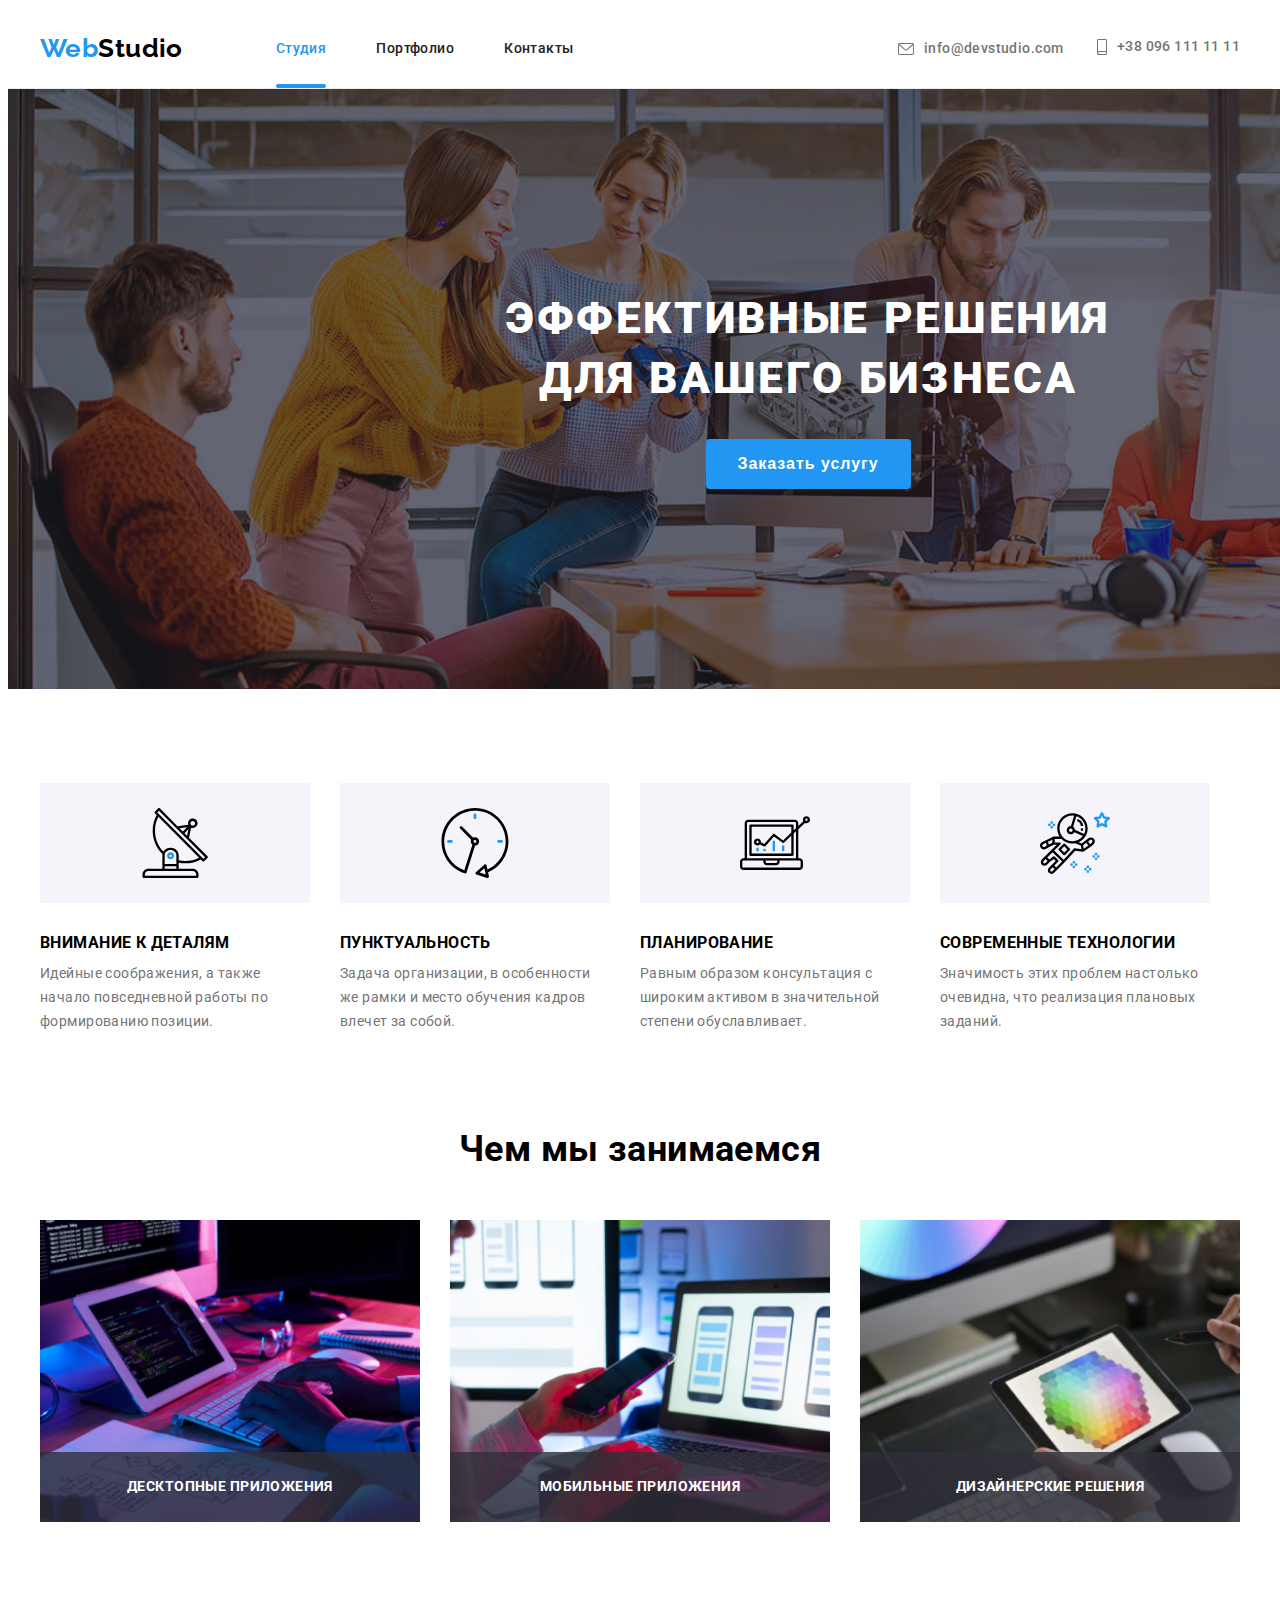
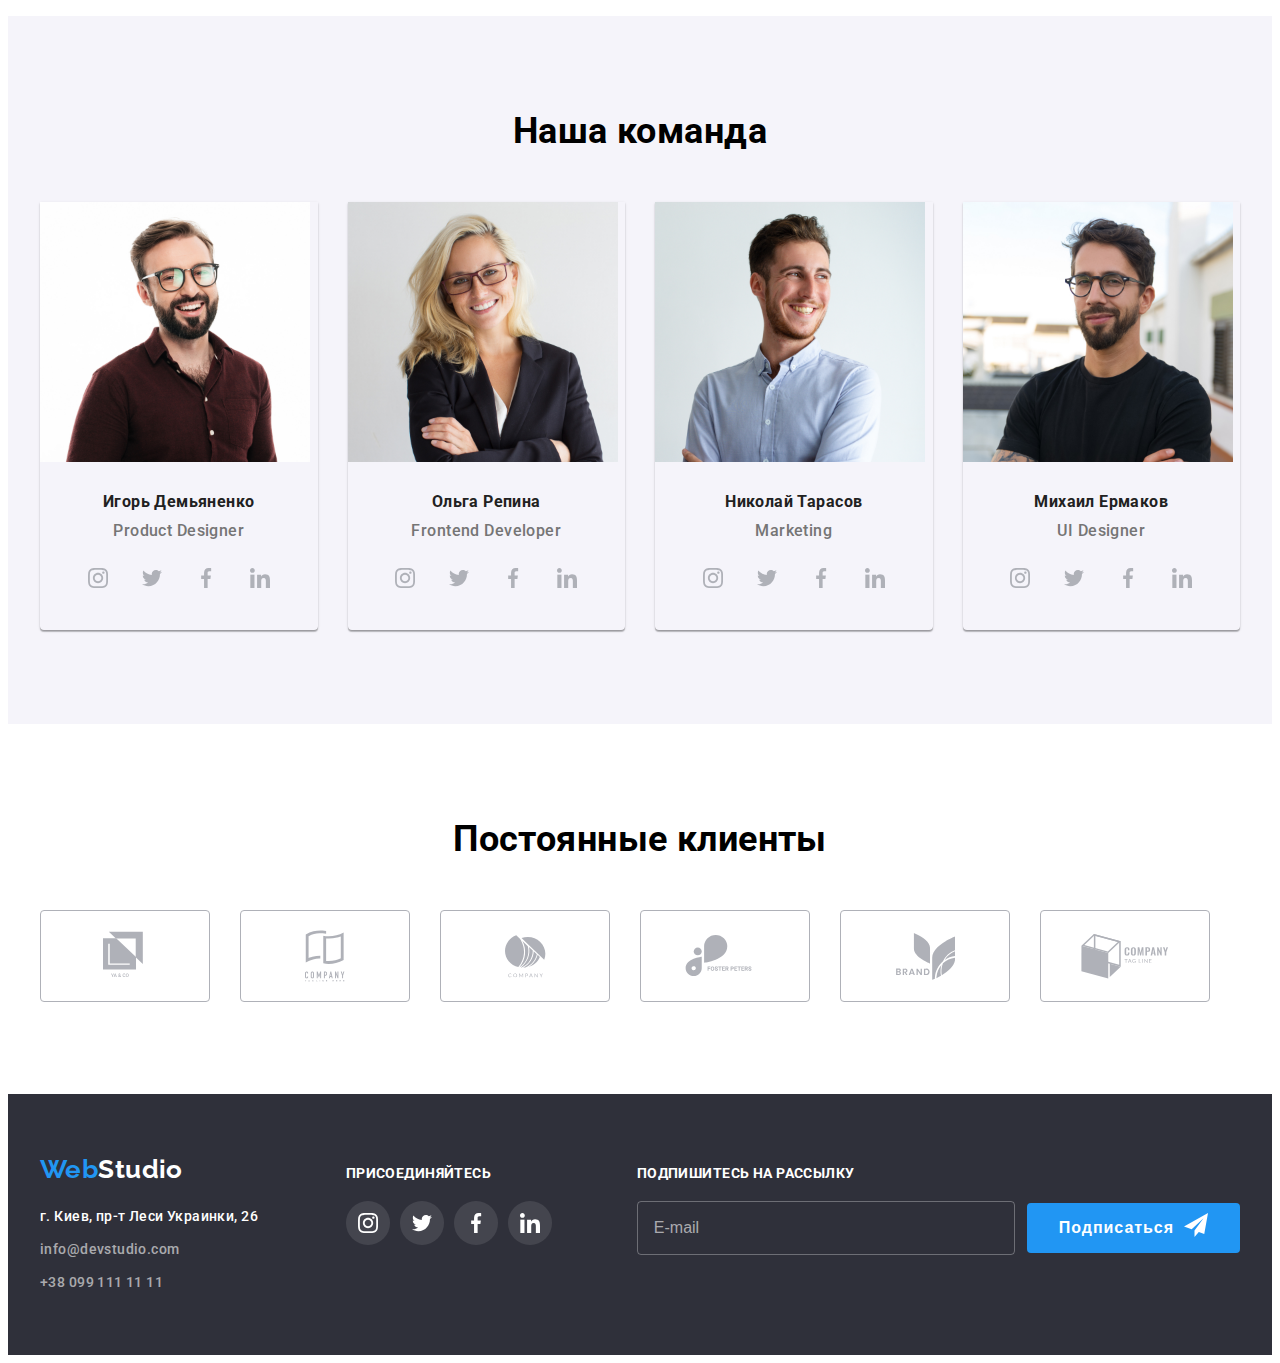
<file: index.html>
<!DOCTYPE html>
<html lang="ru">

<head>
  <meta charset="UTF-8">
  <meta http-equiv="X-UA-Compatible" content="IE=edge">
  <meta name="viewport" content="width=device-width, initial-scale=1.0">
  <title>WebStudio-Home</title>
  <link rel="stylesheet" href="https://cdnjs.cloudflare.com/ajax/libs/modern-normalize/1.0.0/modern-normalize.css"
    integrity="sha512-Zx6MlUMKSVJoQ+83OwhdILe8cSEsCzfqThJd7J/VA2UrK6Ctj85p+xzqfyuNXE5B1k25uUdmJ2OzItbBy9GHAQ=="
    crossorigin="anonymous" />
  <link rel="stylesheet" href="https://cdnjs.cloudflare.com/ajax/libs/animate.css/4.1.1/animate.min.css" />
  <link rel="preconnect" href="https://fonts.gstatic.com">
  <link href="https://fonts.googleapis.com/css2?family=Raleway:wght@700&family=Roboto:wght@400;500;700;900&display=swap"
    rel="stylesheet">
  <link rel="stylesheet" href="./css/main.min.css">

</head>

<body>
  <!-- HEADER -->
  <header class="header">
    <div class="container">
      <nav class="menu">
        <a class="logo link" href="./index.html" lang="en">Web<span class="logo_theme_header"
            lang="en">Studio</span></a>
        <ul class="nav-list list">
          <li class="nav-list__item">
            <a class="nav-list__link current link" href="./index.html">Студия</a>
          </li>
          <li class="nav-list__item">
            <a class="nav-list__link link" href="./portfolio.html">Портфолио</a>
          </li>
          <li class="nav-list__item">
            <a class="nav-list__link link" href="#footer">Контакты</a>
          </li>
        </ul>
      </nav>
      <ul class="header-contacts list">
        <li class="header-contacts__mail">
          <a class="header-contacts__link link" href="mailto:info@devstudio.com" lang="en">
            <svg class="header-contacts__icon-envelope">
              <use href="./images/sprite.svg#icon-envelope"></use>
            </svg>
            <p>info@devstudio.com</p>
          </a>
        </li>
        <li class="header-contacts__tel">
          <a class="header-contacts__link link" href="tel:+380961111111">
            <svg class="header-contacts__icon-phone">
              <use href="./images/sprite.svg#icon-smartphone"></use>
            </svg>
            <p>+38 096 111 11 11</p>
          </a>
        </li>
      </ul>
    </div>
  </header>
  <main>
    <!-- HERO -->
    <section class="hero">
      <div class="container">
        <h1 class="hero-title">Эффективные решения для вашего бизнеса</h1>
        <button class="modal-btn" type="submit" data-modal-open>Заказать услугу</button>
      </div>
    </section>
    <!-- SPECIALTIES -->
    <section class="specialties">
      <h2 class="visually-hidden">Особенности</h2>
      <div class="container">
        <ul class="specs-list list">
          <li class="specs-list__item">
            <div class="specs-list__logo-wrapper">
              <svg class="specs-list__logo">
                <use href="./images/sprite.svg#icon-antena"></use>
              </svg>
            </div>
            <h3 class="specs-list__subtitle">Внимание к деталям</h3>
            <p class="specs-list__about">Идейные соображения, а также начало повседневной работы по формированию позиции.</p>
          </li>
          <li class="specs-list__item">
            <div class="specs-list__logo-wrapper">
              <svg class="specs-list__logo">
                <use href="./images/sprite.svg#icon-clock"></use>
              </svg>
            </div>
            <h3 class="specs-list__subtitle">Пунктуальность</h3>
            <p class="specs-list__about">Задача организации, в особенности же рамки и место обучения кадров влечет за собой.
            </p>
          </li>
          <li class="specs-list__item">
            <div class="specs-list__logo-wrapper">
              <svg class="specs-list__logo">
                <use href="./images/sprite.svg#icon-diagram"></use>
              </svg>
            </div>
            <h3 class="specs-list__subtitle">Планирование</h3>
            <p class="specs-list__about">Равным образом консультация с широким активом в значительной степени обуславливает.
            </p>
          </li>
          <li class="specs-list__item">
            <div class="specs-list__logo-wrapper">
              <svg class="specs-list__logo">
                <use href="./images/sprite.svg#icon-astronaut"></use>
              </svg>
            </div>
            <h3 class="specs-list__subtitle">Современные технологии</h3>
            <p class="specs-list__about">Значимость этих проблем настолько очевидна, что реализация плановых заданий.</p>
          </li>
        </ul>
      </div>
    </section>
    <!-- SKILLS -->
    <section class="skills">
      <div class="container">
        <h2 class="section-title">Чем мы занимаемся</h2>
        <ul class="skills-list list">
          <li class="skills-list__item">
            <img class="skills-list__img" src="./images/what_we_do/what_we_do_1.jpg" alt="software developer working" lang="en">
            <div class="skills-list__title-wrapper">
              <p class="skills-list__title">Десктопные приложения</p>
            </div>
          </li>
          <li class="skills-list__item">
            <img class="skills-list__img" src="./images/what_we_do/what_we_do_2.jpg" alt="women with a phone" lang="en">
            <div class="skills-list__title-wrapper">
              <p class="skills-list__title">Мобильные приложения</p>
            </div>
          </li>
          <li class="skills-list__item">
            <img class="skills-list__img" src="./images/what_we_do/what_we_do_3.jpg" alt="women working on a tablet" lang="en">
            <div class="skills-list__title-wrapper">
              <p class="skills-list__title">Дизайнерские решения</p>
            </div>
          </li>
        </ul>
      </div>
    </section>
    <!-- TEAM -->
    <section class="team">
      <div class="container">
        <h2 class="section-title">Наша команда</h2>
        <ul class="team-list list">
          <li class="team-list__item">
            <img class="team-list__img" src="./images/our_masters/master_1.jpg" alt="friendly men in glasses" lang="en">
            <div class="team-list__name-wrapper">
              <h3 class="team-list__name">Игорь Демьяненко</h3>
              <p class="team-list__occupation" lang="en">Product Designer</p>
              <ul class="social-list list">
                <li class="social-list__item">
                  <a href="" class="social-list__link link">
                    <svg class="social-list__icon">
                      <use href="./images/sprite.svg#icon-instagram"></use>
                    </svg>
                  </a>
                </li>
                <li class="social-list__item">
                  <a href="" class="social-list__link link">
                    <svg class="social-list__icon">
                      <use href="./images/sprite.svg#icon-twitter"></use>
                    </svg>
                  </a>
                </li>
                <li class="social-list__item">
                  <a href="" class="social-list__link link">
                    <svg class="social-list__icon">
                      <use href="./images/sprite.svg#icon-facebook"></use>
                    </svg>
                  </a>
                </li>
                <li class="social-list__item">
                  <a href="" class="social-list__link link">
                    <svg class="social-list__icon">
                      <use href="./images/sprite.svg#icon-linkedin"></use>
                    </svg>
                  </a>
                </li>
              </ul>
            </div>
          </li>
          <li class="team-list__item">
            <img class="team-list__img" src="./images/our_masters/master_2.jpg" alt="blonde women" lang="en">
            <div class="team-list__name-wrapper">
              <h3 class="team-list__name">Ольга Репина</h3>
              <p class="team-list__occupation" lang="en">Frontend Developer</p>
              <ul class="social-list list">
                <li class="social-list__item">
                  <a href="" class="social-list__link link">
                    <svg class="social-list__icon">
                      <use href="./images/sprite.svg#icon-instagram"></use>
                    </svg>
                  </a>
                </li>
                <li class="social-list__item">
                  <a href="" class="social-list__link link">
                    <svg class="social-list__icon">
                      <use href="./images/sprite.svg#icon-twitter"></use>
                    </svg>
                  </a>
                </li>
                <li class="social-list__item">
                  <a href="" class="social-list__link link">
                    <svg class="social-list__icon">
                      <use href="./images/sprite.svg#icon-facebook"></use>
                    </svg>
                  </a>
                </li>
                <li class="social-list__item">
                  <a href="" class="social-list__link link">
                    <svg class="social-list__icon">
                      <use href="./images/sprite.svg#icon-linkedin"></use>
                    </svg>
                  </a>
                </li>
              </ul>
            </div>
          </li>
          <li class="team-list__item">
            <img class="team-list__img" src="./images/our_masters/master_3.jpg" alt="smiling men" lang="en">
            <div class="team-list__name-wrapper">
              <h3 class="team-list__name">Николай Тарасов</h3>
              <p class="team-list__occupation" lang="en">Marketing</p>
              <ul class="social-list list">
                <li class="social-list__item">
                  <a href="" class="social-list__link link">
                    <svg class="social-list__icon">
                      <use href="./images/sprite.svg#icon-instagram"></use>
                    </svg>
                  </a>
                </li>
                <li class="social-list__item">
                  <a href="" class="social-list__link link">
                    <svg class="social-list__icon">
                      <use href="./images/sprite.svg#icon-twitter"></use>
                    </svg>
                  </a>
                </li>
                <li class="social-list__item">
                  <a href="" class="social-list__link link">
                    <svg class="social-list__icon">
                      <use href="./images/sprite.svg#icon-facebook"></use>
                    </svg>
                  </a>
                </li>
                <li class="social-list__item">
                  <a href="" class="social-list__link link">
                    <svg class="social-list__icon">
                      <use href="./images/sprite.svg#icon-linkedin"></use>
                    </svg>
                  </a>
                </li>
              </ul>
            </div>
          </li>
          <li class="team-list__item">
            <img class="team-list__img" src="./images/our_masters/master_4.jpg" alt="friendly men in black t-shirt" lang="en">
            <div class="team-list__name-wrapper">
              <h3 class="team-list__name">Михаил Ермаков</h3>
              <p class="team-list__occupation" lang="en">UI Designer</p>
              <ul class="social-list list">
                <li class="social-list__item">
                  <a href="" class="social-list__link link">
                    <svg class="social-list__icon">
                      <use href="./images/sprite.svg#icon-instagram"></use>
                    </svg>
                  </a>
                </li>
                <li class="social-list__item">
                  <a href="" class="social-list__link link">
                    <svg class="social-list__icon">
                      <use href="./images/sprite.svg#icon-twitter"></use>
                    </svg>
                  </a>
                </li>
                <li class="social-list__item">
                  <a href="" class="social-list__link link">
                    <svg class="social-list__icon">
                      <use href="./images/sprite.svg#icon-facebook"></use>
                    </svg>
                  </a>
                </li>
                <li class="social-list__item">
                  <a href="" class="social-list__link link">
                    <svg class="social-list__icon">
                      <use href="./images/sprite.svg#icon-linkedin"></use>
                    </svg>
                  </a>
                </li>
              </ul>
            </div>
          </li>
        </ul>
      </div>
    </section>
    <!--CLIENTS-->
    <section class="clients">
      <div class="container">
        <h2 class="section-title">Постоянные клиенты</h2>
        <ul class="clients-list list">
          <li class="clients-list__item">
            <a href="" class="clients-list__logo link">
              <svg class="clients-list__icon" width="44" height="50">
                <use href="./images/sprite.svg#icon-logo-1"></use>
              </svg>
            </a>
          </li>
          <li class="clients-list__item">
            <a href="" class="clients-list__logo link">
              <svg class="clients-list__icon" width="40" height="52">
                <use href="./images/sprite.svg#icon-logo-2"></use>
              </svg>
            </a>
          </li>
          <li class="clients-list__item">
            <a href="" class="clients-list__logo link">
              <svg class="clients-list__icon" width="41" height="43">
                <use href="./images/sprite.svg#icon-logo-3"></use>
              </svg>
            </a>
          </li>
          <li class="clients-list__item">
            <a href="" class="clients-list__logo link">
              <svg class="clients-list__icon" width="80" height="42">
                <use href="./images/sprite.svg#icon-logo-4"></use>
              </svg>
            </a>
          </li>
          <li class="clients-list__item">
            <a href="" class="clients-list__logo link">
              <svg class="clients-list__icon" width="59" height="47">
                <use href="./images/sprite.svg#icon-logo-5"></use>
              </svg>
            </a>
          </li>
          <li class="clients-list__item">
            <a href="" class="clients-list__logo link">
              <svg class="clients-list__icon" width="88" height="45">
                <use href="./images/sprite.svg#icon-logo-6"></use>
              </svg>
            </a>
          </li>
        </ul>
      </div>
    </section>
  </main>
  <!-- FOOTER -->
  <footer class="footer">
    <div class="container">
      <div class="address-wrapper">
        <a class="logo link" href="./index.html" lang="en">Web<span class="logo_theme_footer"
            lang="en">Studio</span></a>
        <p class="address">г. Киев, пр-т Леси Украинки, 26</p>
        <ul class="address-list list">
          <li class="address-list__item">
            <a class="address-list__link link" id="footer" href="mailto:info@devstudio.com">info@devstudio.com</a>
          </li>
          <li class="address-list__item">
            <a class="address-list__link link" href="tel:+380991111111">+38 099 111 11 11</a>
          </li>
        </ul>
      </div>
      <div class="social-list__footer">
        <b class="footer-suptitle">присоединяйтесь</b>
        <ul class="social-list list">
          <li class="social-list__item">
            <a href="" class="social-list__link link">
              <svg class="social-list__icon">
                <use href="./images/sprite.svg#icon-instagram"></use>
              </svg>
            </a>
          </li>
          <li class="social-list__item">
            <a href="" class="social-list__link link">
              <svg class="social-list__icon">
                <use href="./images/sprite.svg#icon-twitter"></use>
              </svg>
            </a>
          </li>
          <li class="social-list__item">
            <a href="" class="social-list__link link">
              <svg class="social-list__icon">
                <use href="./images/sprite.svg#icon-facebook"></use>
              </svg>
            </a>
          </li>
          <li class="social-list__item">
            <a href="" class="social-list__link link">
              <svg class="social-list__icon">
                <use href="./images/sprite.svg#icon-linkedin"></use>
              </svg>
            </a>
          </li>
        </ul>
      </div>
      <div class="footer-form">
        <b class="footer-suptitle">Подпишитесь на рассылку</b>
        <form action="#" class="signup-form">
          <input type="email" name="signup-email" placeholder="E-mail" class="signup-form__input">
          <button type="submit" class="modal-btn">
            <span class="signup-form__btn-wrapper">
              <span class="modal-btn_title">Подписаться</span>
              <svg class="modal-btn_icon">
                <use href="./images/sprite.svg#icon-send"></use>
              </svg>
            </span>            
          </button>
        </form>
      </div>
    </div>
  </footer>
  <!-- MODAL -->
  <div class="backdrop is-hidden" data-modal>
    <div class="modal">
      <button type="button" class="modal-close-btn" data-modal-close>
        <svg class="modal-x">
          <use href="./images/sprite.svg#icon-Vector"></use>
        </svg>
      </button>
      <form action="#" class="modal-form" autocomplete="off">
        <b class="form-title">Оставьте свои данные, мы вам перезвоним</b>
        <label for="user" class="modal-form-field">
          Имя
          <span class="modal-form-input-wrapper">
            <input type="text" id="user" name="user-name" class="modal-form-input" required minlength="2">
            <svg class="modal-form-icon">
              <use href="./images/sprite.svg#user"></use>
            </svg>
          </span>
        </label>
        <label for="tel" class="modal-form-field">
          Телефон
          <span class="modal-form-input-wrapper">
            <input type="tel" id="tel" name="user-phone" class="modal-form-input" required
              pattern="[0-9]{3}-[0-9]{3}-[0-9]{2}-[0-9]{2}" title="096-111-11-11">
            <svg class="modal-form-icon">
              <use href="./images/sprite.svg#phone"></use>
            </svg>
          </span>
        </label>
        <label for="email" class="modal-form-field">
          Почта
          <span class="modal-form-input-wrapper">
            <input type="email" id="email" name="user-email" class="modal-form-input" required>
            <svg class="modal-form-icon">
              <use href="./images/sprite.svg#letter"></use>
            </svg>
          </span>
        </label>
        <label for="user-message" class="modal-form-field comment">
          Комментарий
          <textarea name="user-message" id="user-message" class="modal-form-message"
            placeholder="Введите текст"></textarea>
        </label>
        <input type="checkbox" id="user-term" name="user-term" class="modal-form-agreement visually-hidden">
        <label for="user-term" class="modal-form-check-desc">Соглашаюсь с рассылкой и принимаю&nbsp;
          <a href="" class="licence-agreement">Условия договора</a>
        </label>
        <button type="submit" class="modal-form-btn">Отправить</button>
      </form>
    </div>
  </div>
  <script src="./js/modal.js"></script>
</body>

</html>
</file>
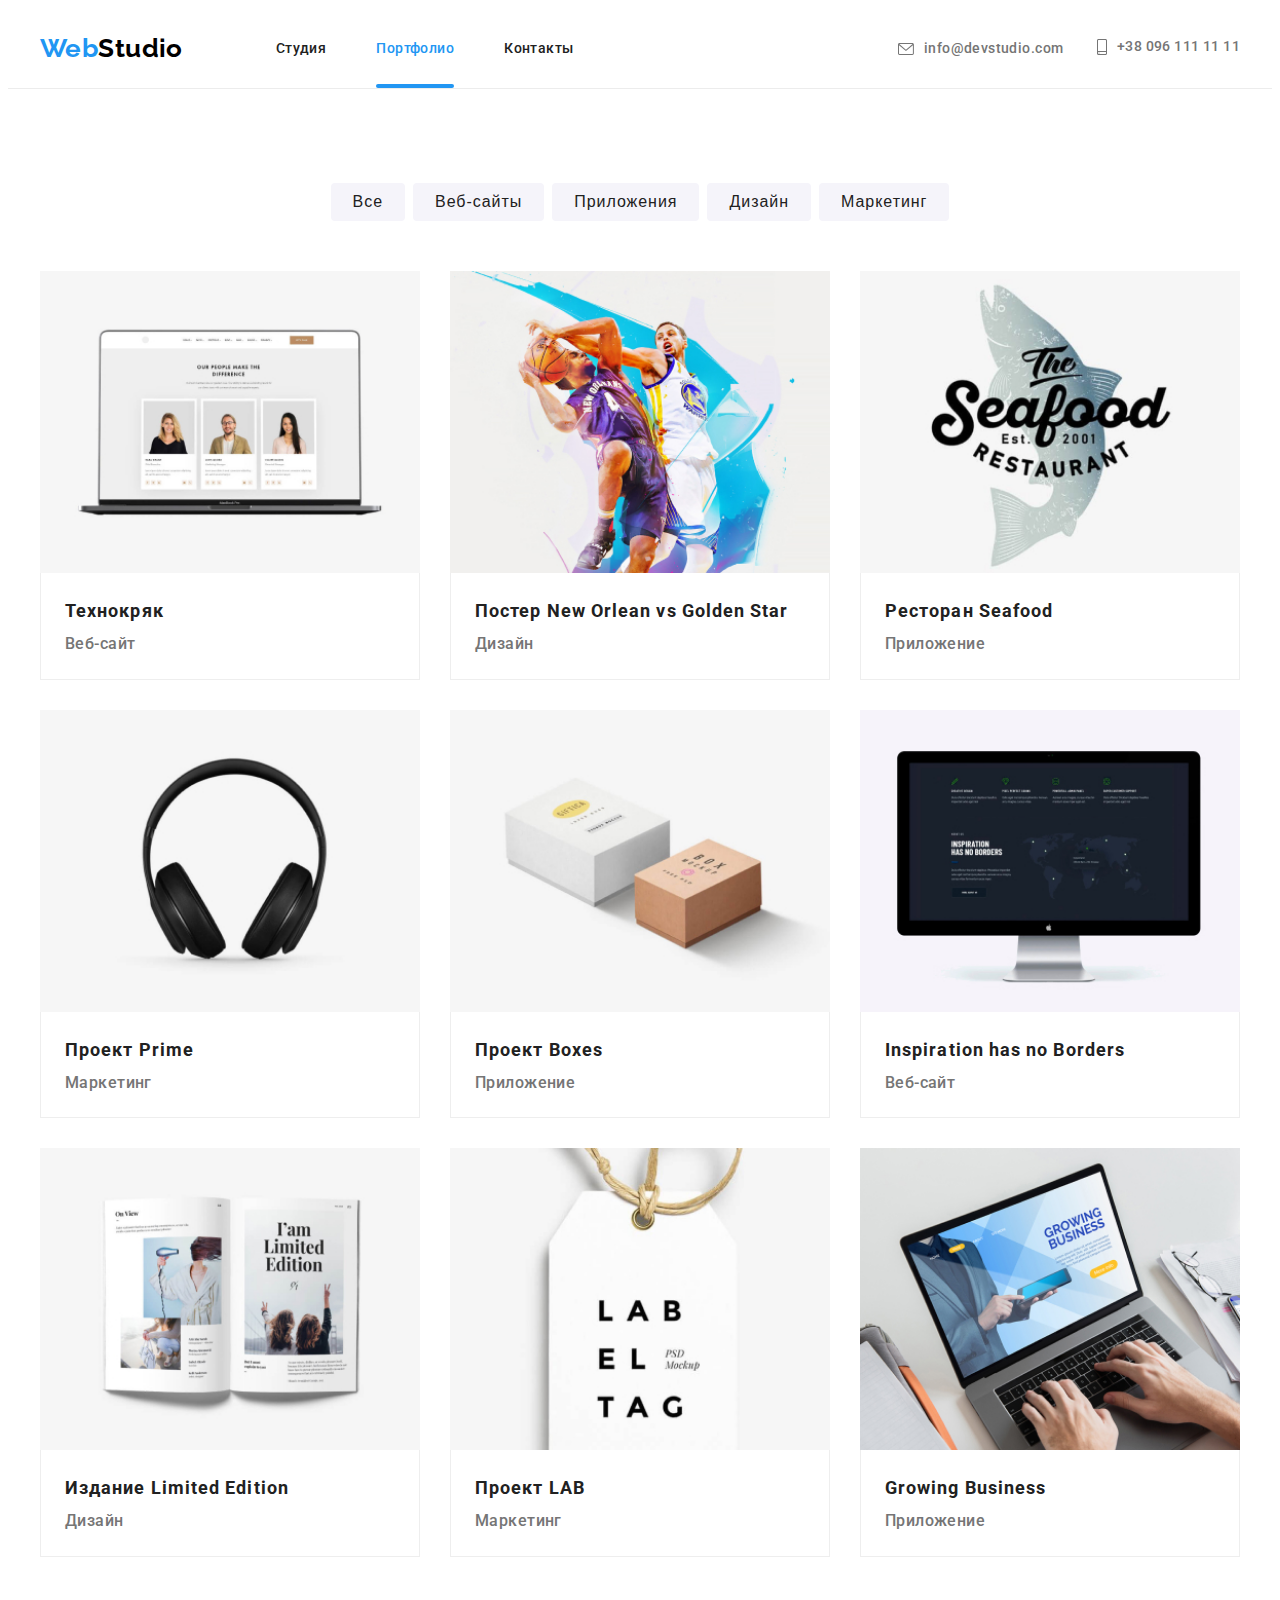
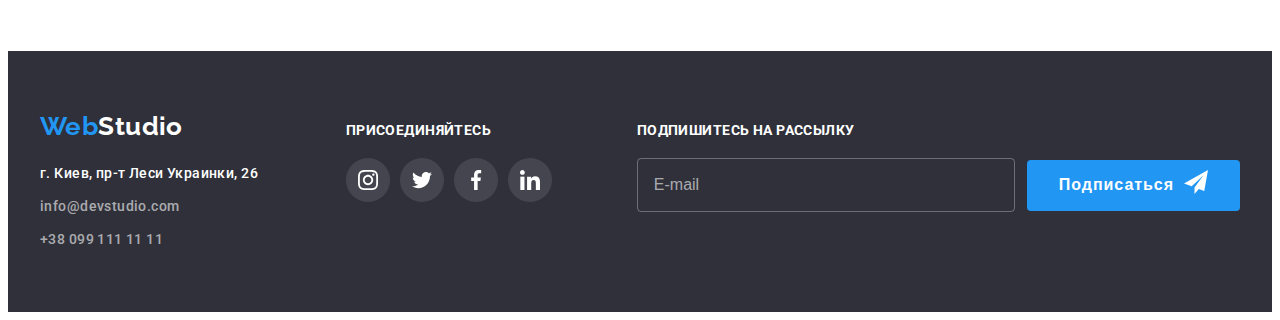
<file: portfolio.html>
<!DOCTYPE html>
<html lang="ru">

<head>
  <meta charset="UTF-8">
  <meta http-equiv="X-UA-Compatible" content="IE=edge">
  <meta name="viewport" content="width=device-width, initial-scale=1.0">
  <title>WebStudio-Portfolio</title>
  <link rel="stylesheet" href="https://cdnjs.cloudflare.com/ajax/libs/modern-normalize/1.0.0/modern-normalize.css"
    integrity="sha512-Zx6MlUMKSVJoQ+83OwhdILe8cSEsCzfqThJd7J/VA2UrK6Ctj85p+xzqfyuNXE5B1k25uUdmJ2OzItbBy9GHAQ=="
    crossorigin="anonymous" />
  <link rel="stylesheet" href="https://cdnjs.cloudflare.com/ajax/libs/animate.css/4.1.1/animate.min.css" />
  <link rel="preconnect" href="https://fonts.gstatic.com">
  <link href="https://fonts.googleapis.com/css2?family=Raleway:wght@700&family=Roboto:wght@400;500;700;900&display=swap"
    rel="stylesheet">
  <link rel="stylesheet" href="./css/portfolio.min.css">
</head>

<body>
  <!-- HEADER -->
  <header class="header">
    <div class="container">
      <nav class="menu">
        <a class="logo link" href="./index.html" lang="en">Web<span class="logo_theme_header" lang="en">Studio</span></a>
        <ul class="nav-list list">
          <li class="nav-list__item">
            <a class="nav-list__link link" href="./index.html">Студия</a>
          </li>
          <li class="nav-list__item">
            <a class="nav-list__link current link" href="./portfolio.html">Портфолио</a>
          </li>
          <li class="nav-list__item">
            <a class="nav-list__link link" href="#footer">Контакты</a>
          </li>
        </ul>
      </nav>
      <ul class="header-contacts list">
        <li class="header-contacts__mail">
          <a class="header-contacts__link link" href="mailto:info@devstudio.com" lang="en">
            <svg class="header-contacts__icon-envelope">
              <use href="./images/sprite.svg#icon-envelope"></use>
            </svg>
            <p>info@devstudio.com</p>
          </a>
        </li>
        <li class="header-contacts__tel">
          <a class="header-contacts__link link" href="tel:+380961111111">
            <svg class="header-contacts__icon-phone">
              <use href="./images/sprite.svg#icon-smartphone"></use>
            </svg>
            <p>+38 096 111 11 11</p>
          </a>
        </li>
      </ul>
    </div>
  </header>
  <main>
    <!-- EXAMPLES -->
    <section class="examples">
      <div class="container">
        <h2 class="visually-hidden">Наши работы</h2>
        <ul class="examples-list list">
          <li class="examples-list-item">
            <button class="nav-btn" type="button">Все</button>
          </li>
          <li class="examples-list-item">
            <button class="nav-btn" type="button">Веб-сайты</button>
          </li>
          <li class="examples-list-item">
            <button class="nav-btn" type="button">Приложения</button>
          </li>
          <li class="examples-list-item">
            <button class="nav-btn" type="button">Дизайн</button>
          </li>
          <li class="examples-list-item">
            <button class="nav-btn" type="button">Маркетинг</button>
          </li>
        </ul>
        <ul class="examples-img-list list">
          <li class="examples-img-item">
            <a class="list-items link" href="">
              <div class="examples-list-wraper">
                <img class="img" src="./images/portfolio/portfolio-1.jpg" alt="laptop desctop">
                <p class="overlay">Технокряк это современная площадка распространения коронавируса. Компании используют
                  эту платформу
                  для цифрового
                  шпионажа и атак на защищённые сервера конкурентов.</p>
              </div>
              <div class="examples-about-wrapper">
                <h3 class="examples-img-title">Технокряк</h3>
                <p class="examples-img-about">Веб-сайт</p>
              </div>
            </a>
          </li>
          <li class="examples-img-item">
            <a class="list-items link" href="">
              <div class="examples-list-wraper">
                <img class="img" src="./images/portfolio/portfolio-2.jpg" alt="two basketball players">
                <p class="overlay">Технокряк это современная площадка распространения коронавируса. Компании используют
                  эту платформу
                  для цифрового
                  шпионажа и атак на защищённые сервера конкурентов.</p>
              </div>
              <div class="examples-about-wrapper">
                <h3 class="examples-img-title">Постер <span lang="en">New Orlean vs Golden Star</span></h3>
                <p class="examples-img-about">Дизайн</p>
              </div>
            </a>
          </li>
          <li class="examples-img-item">
            <a class="list-items link" href="">
              <div class="examples-list-wraper">
                <img class="img" src="./images/portfolio/portfolio-3.jpg" alt="fish restaurant logo">
                <p class="overlay">Технокряк это современная площадка распространения коронавируса. Компании используют
                  эту платформу
                  для цифрового
                  шпионажа и атак на защищённые сервера конкурентов.</p>
              </div>
              <div class="examples-about-wrapper">
                <h3 class="examples-img-title">Ресторан <span lang="en">Seafood</span></h3>
                <p class="examples-img-about">Приложение</p>
              </div>
            </a>
          </li>
          <li class="examples-img-item">
            <a class="list-items link" href="">
              <div class="examples-list-wraper">
                <img class="img" src="./images/portfolio/portfolio-4.jpg" alt="headphones">
                <p class="overlay">Технокряк это современная площадка распространения коронавируса. Компании используют
                  эту платформу
                  для цифрового
                  шпионажа и атак на защищённые сервера конкурентов.</p>
              </div>
              <div class="examples-about-wrapper">
                <h3 class="examples-img-title">Проект <span lang="en">Prime</span></h3>
                <p class="examples-img-about">Маркетинг</p>
              </div>
            </a>
          </li>
          <li class="examples-img-item">
            <a class="list-items link" href="">
              <div class="examples-list-wraper">
                <img class="img" src="./images/portfolio/portfolio-5.jpg" alt="two boxes">
                <p class="overlay">Технокряк это современная площадка распространения коронавируса. Компании используют
                  эту платформу
                  для цифрового
                  шпионажа и атак на защищённые сервера конкурентов.</p>
              </div>
              <div class="examples-about-wrapper">
                <h3 class="examples-img-title">Проект <span lang="en">Boxes</span></h3>
                <p class="examples-img-about">Приложение</p>
              </div>
            </a>
          </li>
          <li class="examples-img-item">
            <a class="list-items link" href="">
              <div class="examples-list-wraper">
                <img class="img" src="./images/portfolio/portfolio-6.jpg" alt="computer display">
                <p class="overlay">Технокряк это современная площадка распространения коронавируса. Компании используют
                  эту платформу
                  для цифрового
                  шпионажа и атак на защищённые сервера конкурентов.</p>
              </div>
              <div class="examples-about-wrapper">
                <h3 class="examples-img-title" lang="en">Inspiration has no Borders</h3>
                <p class="examples-img-about">Веб-сайт</p>
              </div>
            </a>
          </li>
          <li class="examples-img-item">
            <a class="list-items link" href="">
              <div class="examples-list-wraper">
                <img class="img" src="./images/portfolio/portfolio-7.jpg" alt="opened magazine">
                <p class="overlay">Технокряк это современная площадка распространения коронавируса. Компании используют
                  эту платформу
                  для цифрового
                  шпионажа и атак на защищённые сервера конкурентов.</p>
              </div>
              <div class="examples-about-wrapper">
                <h3 class="examples-img-title">Издание <span lang="en">Limited Edition</span></h3>
                <p class="examples-img-about">Дизайн</p>
              </div>
            </a>
          </li>
          <li class="examples-img-item">
            <a class="list-items link" href="">
              <div class="examples-list-wraper">
                <img class="img" src="./images/portfolio/portfolio-8.jpg" alt="some label">
                <p class="overlay">Технокряк это современная площадка распространения коронавируса. Компании используют
                  эту платформу
                  для цифрового
                  шпионажа и атак на защищённые сервера конкурентов.</p>
              </div>
              <div class="examples-about-wrapper">
                <h3 class="examples-img-title">Проект <span lang="en">LAB</span></h3>
                <p class="examples-img-about">Маркетинг</p>
              </div>
            </a>
          </li>
          <li class="examples-img-item">
            <a class="list-items link" href="">
              <div class="examples-list-wraper">
                <img class="img" src="./images/portfolio/portfolio-9.jpg" alt="man working on a laptop">
                <p class="overlay">Технокряк это современная площадка распространения коронавируса. Компании используют
                  эту платформу
                  для цифрового
                  шпионажа и атак на защищённые сервера конкурентов.</p>
              </div>
              <div class="examples-about-wrapper">
                <h3 class="examples-img-title" lang="en">Growing Business</h3>
                <p class="examples-img-about">Приложение</p>
              </div>
            </a>
          </li>
        </ul>
      </div>
    </section>
  </main>
  <!-- FOOTER -->
  <footer class="footer">
    <div class="container">
      <div class="address-wrapper">
        <a class="logo link" href="./index.html" lang="en">Web<span class="logo_theme_footer" lang="en">Studio</span></a>
        <p class="address">г. Киев, пр-т Леси Украинки, 26</p>
        <ul class="address-list list">
          <li class="address-list__item">
            <a class="address-list__link link" id="footer" href="mailto:info@devstudio.com">info@devstudio.com</a>
          </li>
          <li class="address-list__item">
            <a class="address-list__link link" href="tel:+380991111111">+38 099 111 11 11</a>
          </li>
        </ul>
      </div>
      <div class="social-list__footer">
        <b class="footer-suptitle">присоединяйтесь</b>
        <ul class="social-list list">
          <li class="social-list__item">
            <a href="" class="social-list__link link">
              <svg class="social-list__icon">
                <use href="./images/sprite.svg#icon-instagram"></use>
              </svg>
            </a>
          </li>
          <li class="social-list__item">
            <a href="" class="social-list__link link">
              <svg class="social-list__icon">
                <use href="./images/sprite.svg#icon-twitter"></use>
              </svg>
            </a>
          </li>
          <li class="social-list__item">
            <a href="" class="social-list__link link">
              <svg class="social-list__icon">
                <use href="./images/sprite.svg#icon-facebook"></use>
              </svg>
            </a>
          </li>
          <li class="social-list__item">
            <a href="" class="social-list__link link">
              <svg class="social-list__icon">
                <use href="./images/sprite.svg#icon-linkedin"></use>
              </svg>
            </a>
          </li>
        </ul>
      </div>
      <div class="footer-form">
        <b class="footer-suptitle">Подпишитесь на рассылку</b>
        <form action="#" class="signup-form">
          <input type="email" name="signup-email" placeholder="E-mail" class="signup-form__input">
          <button type="submit" class="modal-btn">
            <span class="signup-form__btn-wrapper">
              <span class="modal-btn_title">Подписаться</span>
              <svg class="modal-btn_icon">
                <use href="./images/sprite.svg#icon-send"></use>
              </svg>
            </span>
          </button>
        </form>
      </div>
    </div>
  </footer>
  <script src="./js/modal.js"></script>
</body>

</html>
</file>
<file: css/main.min.css>
:root{--main-font: "Roboto", sans-serif;--secondary-font: "Raleway", sans-serif;--accent-color: #2196f3;--main-text-color: #212121;--secondary-text-color: #757575;--accent-text-color: #ffffff;--background-color-main: #f5f4fa;--background-color-accent: #2f303a;--logo-text-main: #000000;--social-logo: #afb1b8;--section-pt: 94px;--section-pb: 94px}.visually-hidden{position:absolute !important;clip:rect(1px 1px 1px 1px);clip:rect(1px, 1px, 1px, 1px);padding:0 !important;border:0 !important;height:1px !important;width:1px !important;overflow:hidden}body{font-family:var(--main-font);color:var(--main-text-color);font-weight:500;font-size:14px;line-height:1.14;letter-spacing:0.03em}h1,h2,h3,h4,h5,h6,p{margin:0}ul,ol{margin:0;padding:0}img{display:block;width:100%}.link{text-decoration:none;display:block}.list{list-style:none}.container{width:1200px;margin:0 auto;padding-left:15px;padding-right:15px}.header .container{display:flex;align-items:center;justify-items:center;height:80px}.footer .container{display:flex;align-items:baseline}.hero .container{padding-top:200px;padding-bottom:200px;max-width:696px}.img{display:block;max-width:100%;height:auto}.logo{display:inline-block;font-family:var(--secondary-font);font-weight:700;font-size:26px;line-height:1.19;color:var(--accent-color);margin-right:93px}.footer .logo{margin-bottom:20px}.logo_theme_header{color:var(--logo-text-main)}.logo_theme_footer{color:var(--accent-text-color)}.modal-btn{min-width:200px;margin:0 auto;padding:10px 32px;font-weight:700;font-size:16px;line-height:1.88;display:flex;justify-content:center;letter-spacing:0.06em;color:var(--accent-text-color);cursor:pointer;background:var(--accent-color);border-radius:4px;border:none}.social-list__link{display:flex;align-items:center;justify-content:center;width:44px;height:44px;border-radius:50%;background-color:transparent;color:var(--social-logo);transition:background-color 250ms cubic-bezier(0.4, 0, 0.2, 1),color 250ms cubic-bezier(0.4, 0, 0.2, 1)}.social-list__link:hover,.social-list__link:focus{background-color:var(--accent-color)}.footer .social-list__link{color:var(--accent-text-color);background-image:linear-gradient(rgba(255,255,255,0.1), rgba(255,255,255,0.1))}.social-list__icon{fill:currentColor;width:20px;height:20px}.social-list__link:hover .social-list__icon,.social-list__link:focus .social-list__icon{color:var(--accent-text-color)}.footer .social-list__icon{fill:currentColor}.social-list{display:flex;align-items:center;justify-content:center}.social-list__footer{display:inline-block;margin-left:70px}.social-list__item:not(:last-child){margin-right:10px}.section-title{margin-bottom:50px;font-weight:700;font-size:36px;line-height:1.17;text-align:center;color:var(--logo-text-main)}.signup-form{display:flex;align-items:center;justify-content:center}.signup-form__input{display:inline-block;margin-right:12px;padding-left:16px;width:358px;height:50px;border:1px solid rgba(255,255,255,0.3);border-radius:4px;color:var(--accent-text-color);background-color:transparent;outline:none;transition:border-color 250ms cubic-bezier(0.4, 0, 0.2, 1)}.signup-form__input:focus{border-color:var(--accent-color)}.signup-form__input::placeholder{font-size:16px;line-height:1.25;color:rgba(255,255,255,0.6)}.signup-form__btn-wrapper{display:flex}.modal-btn_icon{width:24px;height:24px;fill:var(--accent-text-color);margin-left:10px}.backdrop{position:fixed;top:0;left:0;width:100vw;height:100vh;background-color:rgba(0,0,0,0.2);transition:opacity 250ms cubic-bezier(0.4, 0, 0.2, 1),visibility 250ms cubic-bezier(0.4, 0, 0.2, 1),pointer-events 250ms cubic-bezier(0.4, 0, 0.2, 1)}.modal{position:absolute;top:50%;left:50%;padding:40px;transform:translate(-50%, -50%);width:528px;height:581px;background-color:#ffffff}.form-title{display:block;margin-bottom:12px;font-weight:700;font-size:20px;line-height:1.15;text-align:center;color:var(--main-text-color)}.modal-close-btn{position:absolute;top:8px;right:8px;width:30px;height:30px;border-radius:50%;border:1px solid rgba(0,0,0,0.1);background:transparent;cursor:pointer}.modal-close-btn:focus,.modal-close-btn:hover{fill:var(--accent-color)}.modal-x{width:11px;height:11px}.is-hidden{opacity:0;visibility:hidden;pointer-events:none}.modal-form{position:relative;display:flex;flex-direction:column}.modal-form-field{position:relative;font-size:12px;margin-bottom:10px;font-weight:400;line-height:1.17;letter-spacing:0.01em;color:var(--secondary-text-color)}.modal-form-input{width:100%;height:40px;border:1px solid #2196f3;box-sizing:border-box;border-radius:4px;padding-left:42px;border:1px solid rgba(33,33,33,0.2);transition:border-color 250ms cubic-bezier(0.4, 0, 0.2, 1),fill 250ms cubic-bezier(0.4, 0, 0.2, 1)}.modal-form-input:focus{outline:none;border:1px solid var(--accent-color);border-radius:4px}.modal-form-input-wrapper{position:relative;display:block;margin-top:4px}.modal-form-icon{position:absolute;top:50%;transform:translateY(-50%);left:12px;width:12px;height:12px;fill:var(--logo-text-main)}.modal-form-input:focus+.modal-form-icon{fill:var(--accent-color)}.modal-form-message{width:100%;height:120px;padding:12px 16px;resize:none;margin-top:4px;margin-bottom:20px;border:1px solid rgba(33,33,33,0.2);border-radius:4px;transition:border-color 250ms cubic-bezier(0.4, 0, 0.2, 1)}.modal-form-message:focus{outline:none;border-color:var(--accent-color)}.modal-form-message::placeholder{font-size:14px;line-height:1.14;letter-spacing:0.01em;color:rgba(117,117,117,0.5)}.modal-form-check-desc{display:flex;justify-content:center;align-items:center;margin-bottom:30px;font-size:14px;line-height:1.71;color:var(--secondary-text-color)}.modal-form-check-desc::before{display:inline-block;content:"";margin-right:8px;width:16px;height:16px;border:2px solid #000000;border-radius:2px;cursor:pointer;outline:none}.modal-form-agreement:checked+.modal-form-check-desc::before{background-image:url("../images/checked.svg");background-repeat:no-repeat;background-color:var(--accent-color);background-position:center;border:1px solid var(--accent-color)}.modal-form-agreement:focus+.modal-form-check-desc::before{box-shadow:0 0 0 1px var(--accent-color)}.licence-agreement{color:var(--accent-color)}.modal-form-btn{min-width:200px;padding:10px 32px;align-self:center;margin-bottom:40px;color:var(--accent-text-color);background:var(--accent-color);border-radius:4px;border:none;cursor:pointer;font-weight:700;font-size:16px;line-height:1.88;letter-spacing:0.06em}.modal-form-btn:hover,.modal-form-btn:focus{box-shadow:0px 3px 1px rgba(0,0,0,0.1),0px 1px 2px rgba(0,0,0,0.08),0px 2px 2px rgba(0,0,0,0.12);cursor:pointer}.nav-list{display:flex}.nav-list__item{display:inline-block}.nav-list__item:not(:last-child){margin-right:50px}.nav-list__link{line-height:1.17;padding-top:32px;padding-bottom:32px;color:var(--main-text-color);transition:color 250ms cubic-bezier(0.4, 0, 0.2, 1)}.nav-list__link:hover,.nav-list__link:focus{color:var(--accent-color)}.current.nav-list__link{position:relative;display:flex;justify-items:center;align-items:center;flex-direction:column;color:var(--accent-color)}.current.nav-list__link::after{position:absolute;content:"";bottom:0;width:100%;height:4px;border-radius:2px;background-color:var(--accent-color)}.overlay{position:absolute;transform:translateY(100%);top:0;left:0;height:100%;padding:60px 24px;background-color:var(--accent-color);color:var(--accent-text-color);overflow:auto;font-family:Roboto;font-weight:400;font-size:18px;line-height:1.55;letter-spacing:0.03em;transition:transform 250ms cubic-bezier(0.4, 0, 0.2, 1)}.list-items:hover .overlay,.list-items:focus .overlay{transform:translateY(0%);opacity:0.9}.nav-btn{padding:6px 22px;font-weight:inherit;font-size:16px;line-height:1.63;display:flex;align-items:center;text-align:center;letter-spacing:0.06em;color:var(--main-text-color);cursor:pointer;background:var(--background-color-main);border-radius:4px;border:none;transition:background-color 250ms cubic-bezier(0.4, 0, 0.2, 1),color 250ms cubic-bezier(0.4, 0, 0.2, 1),box-shadow 250ms cubic-bezier(0.4, 0, 0.2, 1)}.nav-btn:hover,.nav-btn:focus{background-color:var(--accent-color);color:var(--accent-text-color);box-shadow:0px 3px 1px rgba(0,0,0,0.1),0px 1px 2px rgba(0,0,0,0.08),0px 2px 2px rgba(0,0,0,0.12)}.header{display:flex;align-items:center;border-bottom:1px solid #ececec}.menu{display:flex;justify-items:center;align-items:center}.header-contacts{display:block;margin-left:auto;align-items:center}.header-contacts__mail{display:inline-block;margin-right:30px;fill:var(--secondary-text-color)}.header-contacts__tel{display:inline-block;fill:var(--secondary-text-color)}.header-contacts__link{display:flex;align-items:center;padding-top:32px;padding-bottom:32px;color:var(--secondary-text-color);transition:color 250ms cubic-bezier(0.4, 0, 0.2, 1),fill 250ms cubic-bezier(0.4, 0, 0.2, 1)}.header-contacts__link:hover,.header-contacts__link:focus{fill:var(--accent-color);color:var(--accent-color)}.header-contacts__icon-envelope{width:16px;height:12px;margin-right:10px}.header-contacts__icon-phone{width:10px;height:16px;margin-right:10px}.hero{margin:0 auto;width:1600px;background-color:#c4c4c4;text-align:center;background-image:linear-gradient(rgba(47,48,58,0.4), rgba(47,48,58,0.4)),url(../images/hero-bg.jpg);background-repeat:no-repeat;background-size:cover}.hero-title{margin-bottom:30px;font-weight:900;font-size:44px;line-height:1.36;letter-spacing:0.06em;text-transform:uppercase;color:var(--accent-text-color)}.specialties{padding-top:var(--section-pt);padding-bottom:var(--section-pb)}.specs-list{display:flex;margin-left:-30px;margin-top:-30px}.specs-list__item{display:block;flex-basis:calc(100% / 4 - 90px);width:270px;margin-left:30px;margin-top:30px}.specs-list__logo{display:block;width:70px;height:70px}.specs-list__logo-wrapper{display:flex;align-items:center;justify-content:center;width:270px;height:120px;margin-bottom:30px;background-color:var(--background-color-main)}.specs-list__subtitle{margin-bottom:10px;font-weight:700;line-height:1.17;text-transform:uppercase;color:var(--logo-text-main)}.specs-list__about{font-weight:400;line-height:1.71;color:var(--secondary-text-color)}.skills{padding-bottom:var(--section-pb)}.skills-list{display:flex;flex-wrap:wrap;margin-left:-30px;margin-top:-30px}.skills-list__item{position:relative;flex-basis:calc(100% / 3 - 30px);margin-left:30px;margin-top:30px}.skills-list__img{display:block;max-width:100%;height:auto}.skills-list__title-wrapper{position:absolute;display:flex;justify-content:center;align-items:center;left:0;bottom:0;width:100%;height:70px;background-color:rgba(47,48,58,0.8)}.skills-list__title{display:block;color:var(--accent-text-color);font-weight:700;text-align:center;text-transform:uppercase}.team{background-color:var(--background-color-main);padding-bottom:var(--section-pb);padding-top:var(--section-pt)}.team-list{display:flex;flex-wrap:wrap;margin-left:-30px;margin-top:-30px}.team-list__item{flex-basis:calc(100% / 4 - 30px);margin-left:30px;margin-top:30px;box-shadow:0px 1px 3px rgba(0,0,0,0.12),0px 1px 1px rgba(0,0,0,0.14),0px 2px 1px rgba(0,0,0,0.2);border-radius:0px 0px 4px 4px}.team-list__img{width:270px;height:260px}.team-list__name-wrapper{padding-top:30px;padding-bottom:30px}.team-list__name{margin-bottom:10px;font-size:16px;line-height:1.19;text-align:center;color:var(--main-text-color)}.team-list__occupation{margin-bottom:16px;font-size:16px;line-height:1.19;text-align:center;color:var(--secondary-text-color)}.clients{padding-bottom:var(--section-pb);padding-top:var(--section-pt)}.clients-list{display:flex}.clients-list__item{display:flex;width:170px;height:90px}.clients-list__item:not(:last-child){margin-right:30px}.clients-list__logo{display:flex;justify-content:center;align-items:center;width:100%;height:100%;border:1px solid #afb1b8;border-radius:4px;fill:var(--social-logo);transition:border-color 250ms cubic-bezier(0.4, 0, 0.2, 1),fill 250ms cubic-bezier(0.4, 0, 0.2, 1)}.clients-list__logo:hover,.clients-list__logo:focus{border-color:var(--accent-color);fill:var(--accent-color)}.clients-list__icon{display:inline-block}.examples{padding-top:var(--section-pt);padding-bottom:var(--section-pb)}.examples-list{display:flex;justify-content:center;margin-bottom:50px}.examples-list-item:not(:last-child){margin-right:8px}.examples-list-wraper{position:relative;overflow:hidden}.list-items:hover,.list-items:focus{box-shadow:0px 1px 1px rgba(0,0,0,0.12),0px 4px 4px rgba(0,0,0,0.06),1px 4px 6px rgba(0,0,0,0.16)}.examples-about-wrapper{padding:20px 24px;border:1px solid #eeeeee;border-top:none}.examples-img-list{display:flex;flex-wrap:wrap;margin-top:-30px;margin-left:-30px}.examples-img-title{font-weight:700;font-size:18px;line-height:2;letter-spacing:0.06em;color:var(--main-text-color)}.examples-img-about{font-size:16px;line-height:1.86;color:var(--secondary-text-color)}.examples-img-item{flex-basis:calc(100% / 3 - 30px);margin-top:30px;margin-left:30px}.footer{background-color:var(--background-color-accent);padding-top:60px;padding-bottom:60px}.address{margin-bottom:9px;line-height:1.71;color:var(--accent-text-color)}.address-wrapper{display:block}.address-list__item:not(:last-child){margin-bottom:9px}.address-list__link{line-height:1.71;color:rgba(255,255,255,0.6);transition:color 250ms cubic-bezier(0.4, 0, 0.2, 1)}.address-list__link:hover,.address-list__link:focus{color:var(--accent-color)}.footer-suptitle{display:block;margin-bottom:20px;text-transform:uppercase;color:var(--accent-text-color);font-size:14px;line-height:1.17}.footer-form{margin-left:auto}
/*# sourceMappingURL=main.min.css.map */
</file>
<file: css/portfolio.min.css>
:root{--main-font: "Roboto", sans-serif;--secondary-font: "Raleway", sans-serif;--accent-color: #2196f3;--main-text-color: #212121;--secondary-text-color: #757575;--accent-text-color: #ffffff;--background-color-main: #f5f4fa;--background-color-accent: #2f303a;--logo-text-main: #000000;--social-logo: #afb1b8;--section-pt: 94px;--section-pb: 94px}.visually-hidden{position:absolute !important;clip:rect(1px 1px 1px 1px);clip:rect(1px, 1px, 1px, 1px);padding:0 !important;border:0 !important;height:1px !important;width:1px !important;overflow:hidden}body{font-family:var(--main-font);color:var(--main-text-color);font-weight:500;font-size:14px;line-height:1.14;letter-spacing:0.03em}h1,h2,h3,h4,h5,h6,p{margin:0}ul,ol{margin:0;padding:0}img{display:block;width:100%}.link{text-decoration:none;display:block}.list{list-style:none}.container{width:1200px;margin:0 auto;padding-left:15px;padding-right:15px}.header .container{display:flex;align-items:center;justify-items:center;height:80px}.footer .container{display:flex;align-items:baseline}.hero .container{padding-top:200px;padding-bottom:200px;max-width:696px}.img{display:block;max-width:100%;height:auto}.logo{display:inline-block;font-family:var(--secondary-font);font-weight:700;font-size:26px;line-height:1.19;color:var(--accent-color);margin-right:93px}.footer .logo{margin-bottom:20px}.logo_theme_header{color:var(--logo-text-main)}.logo_theme_footer{color:var(--accent-text-color)}.modal-btn{min-width:200px;margin:0 auto;padding:10px 32px;font-weight:700;font-size:16px;line-height:1.88;display:flex;justify-content:center;letter-spacing:0.06em;color:var(--accent-text-color);cursor:pointer;background:var(--accent-color);border-radius:4px;border:none}.social-list__link{display:flex;align-items:center;justify-content:center;width:44px;height:44px;border-radius:50%;background-color:transparent;color:var(--social-logo);transition:background-color 250ms cubic-bezier(0.4, 0, 0.2, 1),color 250ms cubic-bezier(0.4, 0, 0.2, 1)}.social-list__link:hover,.social-list__link:focus{background-color:var(--accent-color)}.footer .social-list__link{color:var(--accent-text-color);background-image:linear-gradient(rgba(255,255,255,0.1), rgba(255,255,255,0.1))}.social-list__icon{fill:currentColor;width:20px;height:20px}.social-list__link:hover .social-list__icon,.social-list__link:focus .social-list__icon{color:var(--accent-text-color)}.footer .social-list__icon{fill:currentColor}.social-list{display:flex;align-items:center;justify-content:center}.social-list__footer{display:inline-block;margin-left:70px}.social-list__item:not(:last-child){margin-right:10px}.section-title{margin-bottom:50px;font-weight:700;font-size:36px;line-height:1.17;text-align:center;color:var(--logo-text-main)}.signup-form{display:flex;align-items:center;justify-content:center}.signup-form__input{display:inline-block;margin-right:12px;padding-left:16px;width:358px;height:50px;border:1px solid rgba(255,255,255,0.3);border-radius:4px;color:var(--accent-text-color);background-color:transparent;outline:none;transition:border-color 250ms cubic-bezier(0.4, 0, 0.2, 1)}.signup-form__input:focus{border-color:var(--accent-color)}.signup-form__input::placeholder{font-size:16px;line-height:1.25;color:rgba(255,255,255,0.6)}.signup-form__btn-wrapper{display:flex}.modal-btn_icon{width:24px;height:24px;fill:var(--accent-text-color);margin-left:10px}.backdrop{position:fixed;top:0;left:0;width:100vw;height:100vh;background-color:rgba(0,0,0,0.2);transition:opacity 250ms cubic-bezier(0.4, 0, 0.2, 1),visibility 250ms cubic-bezier(0.4, 0, 0.2, 1),pointer-events 250ms cubic-bezier(0.4, 0, 0.2, 1)}.modal{position:absolute;top:50%;left:50%;padding:40px;transform:translate(-50%, -50%);width:528px;height:581px;background-color:#ffffff}.form-title{display:block;margin-bottom:12px;font-weight:700;font-size:20px;line-height:1.15;text-align:center;color:var(--main-text-color)}.modal-close-btn{position:absolute;top:8px;right:8px;width:30px;height:30px;border-radius:50%;border:1px solid rgba(0,0,0,0.1);background:transparent;cursor:pointer}.modal-close-btn:focus,.modal-close-btn:hover{fill:var(--accent-color)}.modal-x{width:11px;height:11px}.is-hidden{opacity:0;visibility:hidden;pointer-events:none}.modal-form{position:relative;display:flex;flex-direction:column}.modal-form-field{position:relative;font-size:12px;margin-bottom:10px;font-weight:400;line-height:1.17;letter-spacing:0.01em;color:var(--secondary-text-color)}.modal-form-input{width:100%;height:40px;border:1px solid #2196f3;box-sizing:border-box;border-radius:4px;padding-left:42px;border:1px solid rgba(33,33,33,0.2);transition:border-color 250ms cubic-bezier(0.4, 0, 0.2, 1),fill 250ms cubic-bezier(0.4, 0, 0.2, 1)}.modal-form-input:focus{outline:none;border:1px solid var(--accent-color);border-radius:4px}.modal-form-input-wrapper{position:relative;display:block;margin-top:4px}.modal-form-icon{position:absolute;top:50%;transform:translateY(-50%);left:12px;width:12px;height:12px;fill:var(--logo-text-main)}.modal-form-input:focus+.modal-form-icon{fill:var(--accent-color)}.modal-form-message{width:100%;height:120px;padding:12px 16px;resize:none;margin-top:4px;margin-bottom:20px;border:1px solid rgba(33,33,33,0.2);border-radius:4px;transition:border-color 250ms cubic-bezier(0.4, 0, 0.2, 1)}.modal-form-message:focus{outline:none;border-color:var(--accent-color)}.modal-form-message::placeholder{font-size:14px;line-height:1.14;letter-spacing:0.01em;color:rgba(117,117,117,0.5)}.modal-form-check-desc{display:flex;justify-content:center;align-items:center;margin-bottom:30px;font-size:14px;line-height:1.71;color:var(--secondary-text-color)}.modal-form-check-desc::before{display:inline-block;content:"";margin-right:8px;width:16px;height:16px;border:2px solid #000000;border-radius:2px;cursor:pointer;outline:none}.modal-form-agreement:checked+.modal-form-check-desc::before{background-image:url("../images/checked.svg");background-repeat:no-repeat;background-color:var(--accent-color);background-position:center;border:1px solid var(--accent-color)}.modal-form-agreement:focus+.modal-form-check-desc::before{box-shadow:0 0 0 1px var(--accent-color)}.licence-agreement{color:var(--accent-color)}.modal-form-btn{min-width:200px;padding:10px 32px;align-self:center;margin-bottom:40px;color:var(--accent-text-color);background:var(--accent-color);border-radius:4px;border:none;cursor:pointer;font-weight:700;font-size:16px;line-height:1.88;letter-spacing:0.06em}.modal-form-btn:hover,.modal-form-btn:focus{box-shadow:0px 3px 1px rgba(0,0,0,0.1),0px 1px 2px rgba(0,0,0,0.08),0px 2px 2px rgba(0,0,0,0.12);cursor:pointer}.nav-list{display:flex}.nav-list__item{display:inline-block}.nav-list__item:not(:last-child){margin-right:50px}.nav-list__link{line-height:1.17;padding-top:32px;padding-bottom:32px;color:var(--main-text-color);transition:color 250ms cubic-bezier(0.4, 0, 0.2, 1)}.nav-list__link:hover,.nav-list__link:focus{color:var(--accent-color)}.current.nav-list__link{position:relative;display:flex;justify-items:center;align-items:center;flex-direction:column;color:var(--accent-color)}.current.nav-list__link::after{position:absolute;content:"";bottom:0;width:100%;height:4px;border-radius:2px;background-color:var(--accent-color)}.overlay{position:absolute;transform:translateY(100%);top:0;left:0;height:100%;padding:60px 24px;background-color:var(--accent-color);color:var(--accent-text-color);overflow:auto;font-family:Roboto;font-weight:400;font-size:18px;line-height:1.55;letter-spacing:0.03em;transition:transform 250ms cubic-bezier(0.4, 0, 0.2, 1)}.list-items:hover .overlay,.list-items:focus .overlay{transform:translateY(0%);opacity:0.9}.nav-btn{padding:6px 22px;font-weight:inherit;font-size:16px;line-height:1.63;display:flex;align-items:center;text-align:center;letter-spacing:0.06em;color:var(--main-text-color);cursor:pointer;background:var(--background-color-main);border-radius:4px;border:none;transition:background-color 250ms cubic-bezier(0.4, 0, 0.2, 1),color 250ms cubic-bezier(0.4, 0, 0.2, 1),box-shadow 250ms cubic-bezier(0.4, 0, 0.2, 1)}.nav-btn:hover,.nav-btn:focus{background-color:var(--accent-color);color:var(--accent-text-color);box-shadow:0px 3px 1px rgba(0,0,0,0.1),0px 1px 2px rgba(0,0,0,0.08),0px 2px 2px rgba(0,0,0,0.12)}.header{display:flex;align-items:center;border-bottom:1px solid #ececec}.menu{display:flex;justify-items:center;align-items:center}.header-contacts{display:block;margin-left:auto;align-items:center}.header-contacts__mail{display:inline-block;margin-right:30px;fill:var(--secondary-text-color)}.header-contacts__tel{display:inline-block;fill:var(--secondary-text-color)}.header-contacts__link{display:flex;align-items:center;padding-top:32px;padding-bottom:32px;color:var(--secondary-text-color);transition:color 250ms cubic-bezier(0.4, 0, 0.2, 1),fill 250ms cubic-bezier(0.4, 0, 0.2, 1)}.header-contacts__link:hover,.header-contacts__link:focus{fill:var(--accent-color);color:var(--accent-color)}.header-contacts__icon-envelope{width:16px;height:12px;margin-right:10px}.header-contacts__icon-phone{width:10px;height:16px;margin-right:10px}.hero{margin:0 auto;width:1600px;background-color:#c4c4c4;text-align:center;background-image:linear-gradient(rgba(47,48,58,0.4), rgba(47,48,58,0.4)),url(../images/hero-bg.jpg);background-repeat:no-repeat;background-size:cover}.hero-title{margin-bottom:30px;font-weight:900;font-size:44px;line-height:1.36;letter-spacing:0.06em;text-transform:uppercase;color:var(--accent-text-color)}.specialties{padding-top:var(--section-pt);padding-bottom:var(--section-pb)}.specs-list{display:flex;margin-left:-30px;margin-top:-30px}.specs-list__item{display:block;flex-basis:calc(100% / 4 - 90px);width:270px;margin-left:30px;margin-top:30px}.specs-list__logo{display:block;width:70px;height:70px}.specs-list__logo-wrapper{display:flex;align-items:center;justify-content:center;width:270px;height:120px;margin-bottom:30px;background-color:var(--background-color-main)}.specs-list__subtitle{margin-bottom:10px;font-weight:700;line-height:1.17;text-transform:uppercase;color:var(--logo-text-main)}.specs-list__about{font-weight:400;line-height:1.71;color:var(--secondary-text-color)}.skills{padding-bottom:var(--section-pb)}.skills-list{display:flex;flex-wrap:wrap;margin-left:-30px;margin-top:-30px}.skills-list__item{position:relative;flex-basis:calc(100% / 3 - 30px);margin-left:30px;margin-top:30px}.skills-list__img{display:block;max-width:100%;height:auto}.skills-list__title-wrapper{position:absolute;display:flex;justify-content:center;align-items:center;left:0;bottom:0;width:100%;height:70px;background-color:rgba(47,48,58,0.8)}.skills-list__title{display:block;color:var(--accent-text-color);font-weight:700;text-align:center;text-transform:uppercase}.team{background-color:var(--background-color-main);padding-bottom:var(--section-pb);padding-top:var(--section-pt)}.team-list{display:flex;flex-wrap:wrap;margin-left:-30px;margin-top:-30px}.team-list__item{flex-basis:calc(100% / 4 - 30px);margin-left:30px;margin-top:30px;box-shadow:0px 1px 3px rgba(0,0,0,0.12),0px 1px 1px rgba(0,0,0,0.14),0px 2px 1px rgba(0,0,0,0.2);border-radius:0px 0px 4px 4px}.team-list__img{width:270px;height:260px}.team-list__name-wrapper{padding-top:30px;padding-bottom:30px}.team-list__name{margin-bottom:10px;font-size:16px;line-height:1.19;text-align:center;color:var(--main-text-color)}.team-list__occupation{margin-bottom:16px;font-size:16px;line-height:1.19;text-align:center;color:var(--secondary-text-color)}.clients{padding-bottom:var(--section-pb);padding-top:var(--section-pt)}.clients-list{display:flex}.clients-list__item{display:flex;width:170px;height:90px}.clients-list__item:not(:last-child){margin-right:30px}.clients-list__logo{display:flex;justify-content:center;align-items:center;width:100%;height:100%;border:1px solid #afb1b8;border-radius:4px;fill:var(--social-logo);transition:border-color 250ms cubic-bezier(0.4, 0, 0.2, 1),fill 250ms cubic-bezier(0.4, 0, 0.2, 1)}.clients-list__logo:hover,.clients-list__logo:focus{border-color:var(--accent-color);fill:var(--accent-color)}.clients-list__icon{display:inline-block}.examples{padding-top:var(--section-pt);padding-bottom:var(--section-pb)}.examples-list{display:flex;justify-content:center;margin-bottom:50px}.examples-list-item:not(:last-child){margin-right:8px}.examples-list-wraper{position:relative;overflow:hidden}.list-items:hover,.list-items:focus{box-shadow:0px 1px 1px rgba(0,0,0,0.12),0px 4px 4px rgba(0,0,0,0.06),1px 4px 6px rgba(0,0,0,0.16)}.examples-about-wrapper{padding:20px 24px;border:1px solid #eeeeee;border-top:none}.examples-img-list{display:flex;flex-wrap:wrap;margin-top:-30px;margin-left:-30px}.examples-img-title{font-weight:700;font-size:18px;line-height:2;letter-spacing:0.06em;color:var(--main-text-color)}.examples-img-about{font-size:16px;line-height:1.86;color:var(--secondary-text-color)}.examples-img-item{flex-basis:calc(100% / 3 - 30px);margin-top:30px;margin-left:30px}.footer{background-color:var(--background-color-accent);padding-top:60px;padding-bottom:60px}.address{margin-bottom:9px;line-height:1.71;color:var(--accent-text-color)}.address-wrapper{display:block}.address-list__item:not(:last-child){margin-bottom:9px}.address-list__link{line-height:1.71;color:rgba(255,255,255,0.6);transition:color 250ms cubic-bezier(0.4, 0, 0.2, 1)}.address-list__link:hover,.address-list__link:focus{color:var(--accent-color)}.footer-suptitle{display:block;margin-bottom:20px;text-transform:uppercase;color:var(--accent-text-color);font-size:14px;line-height:1.17}.footer-form{margin-left:auto}
/*# sourceMappingURL=portfolio.min.css.map */
</file>
